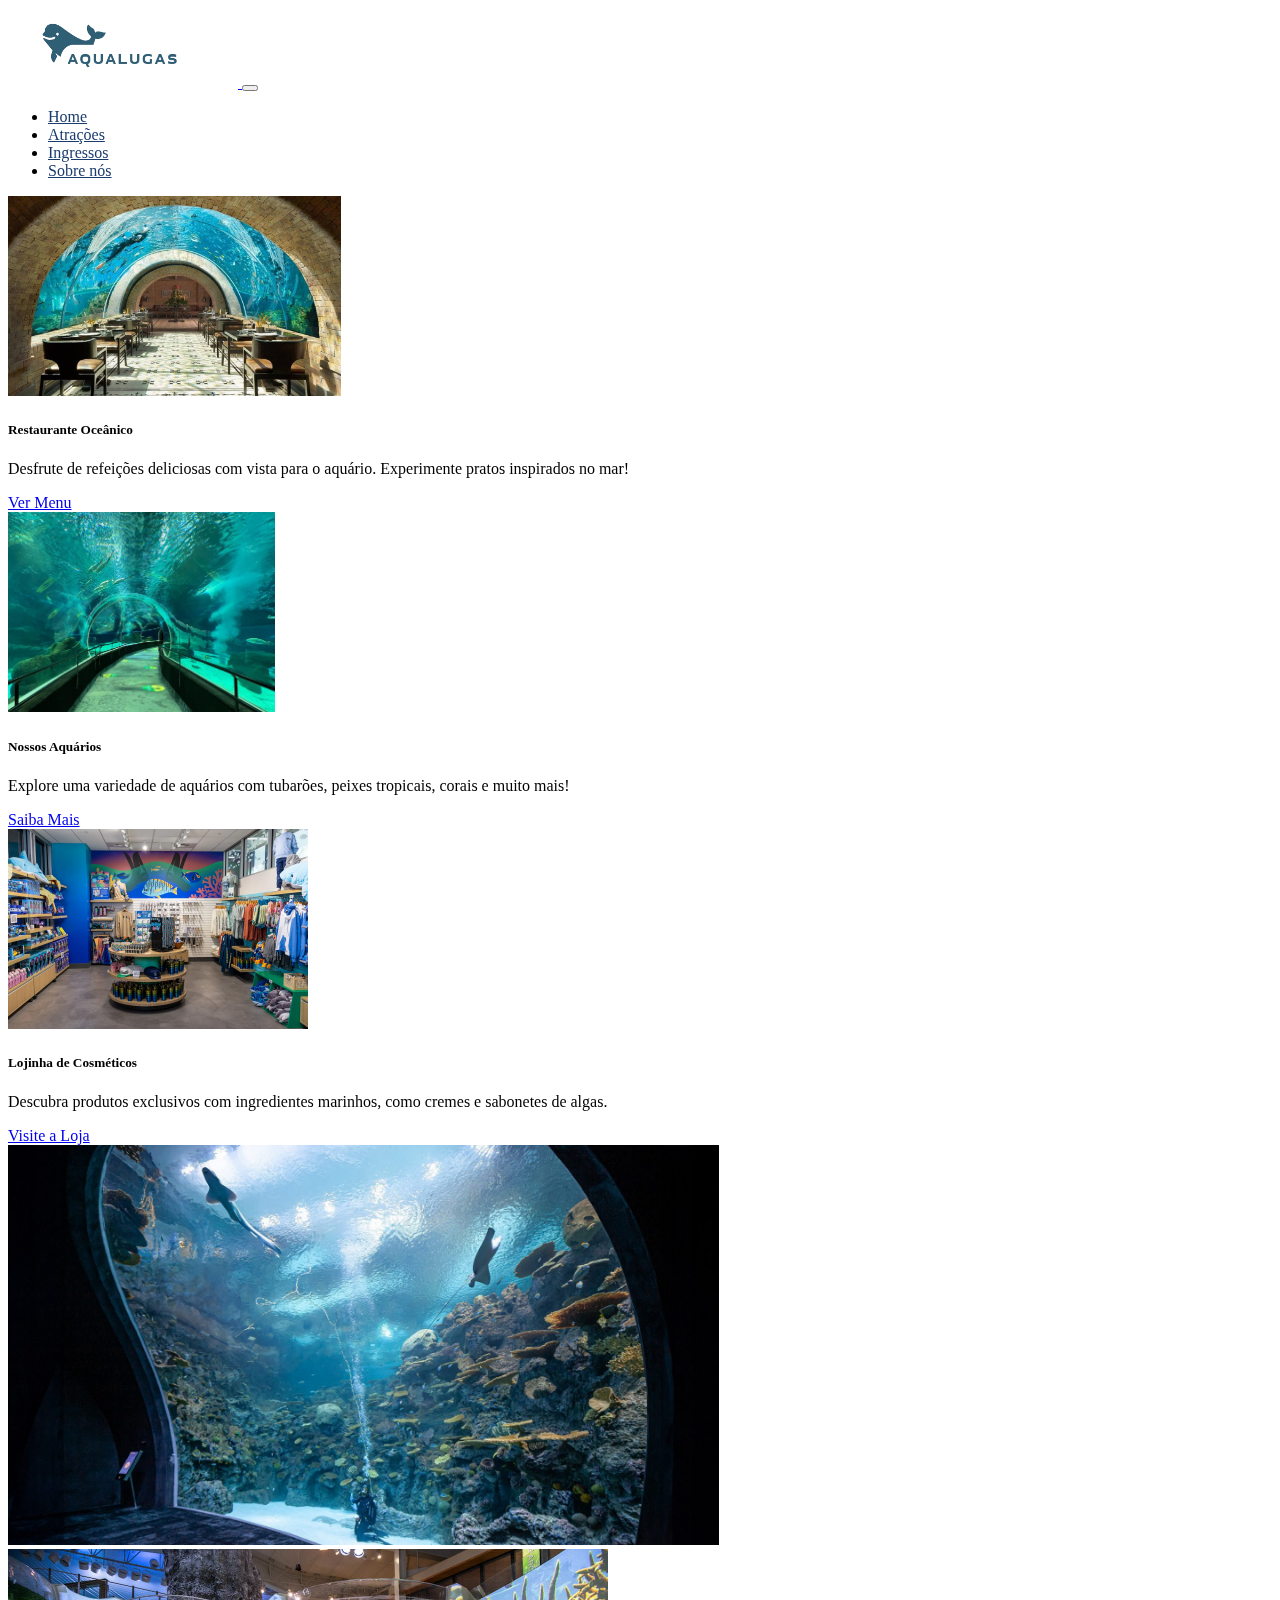
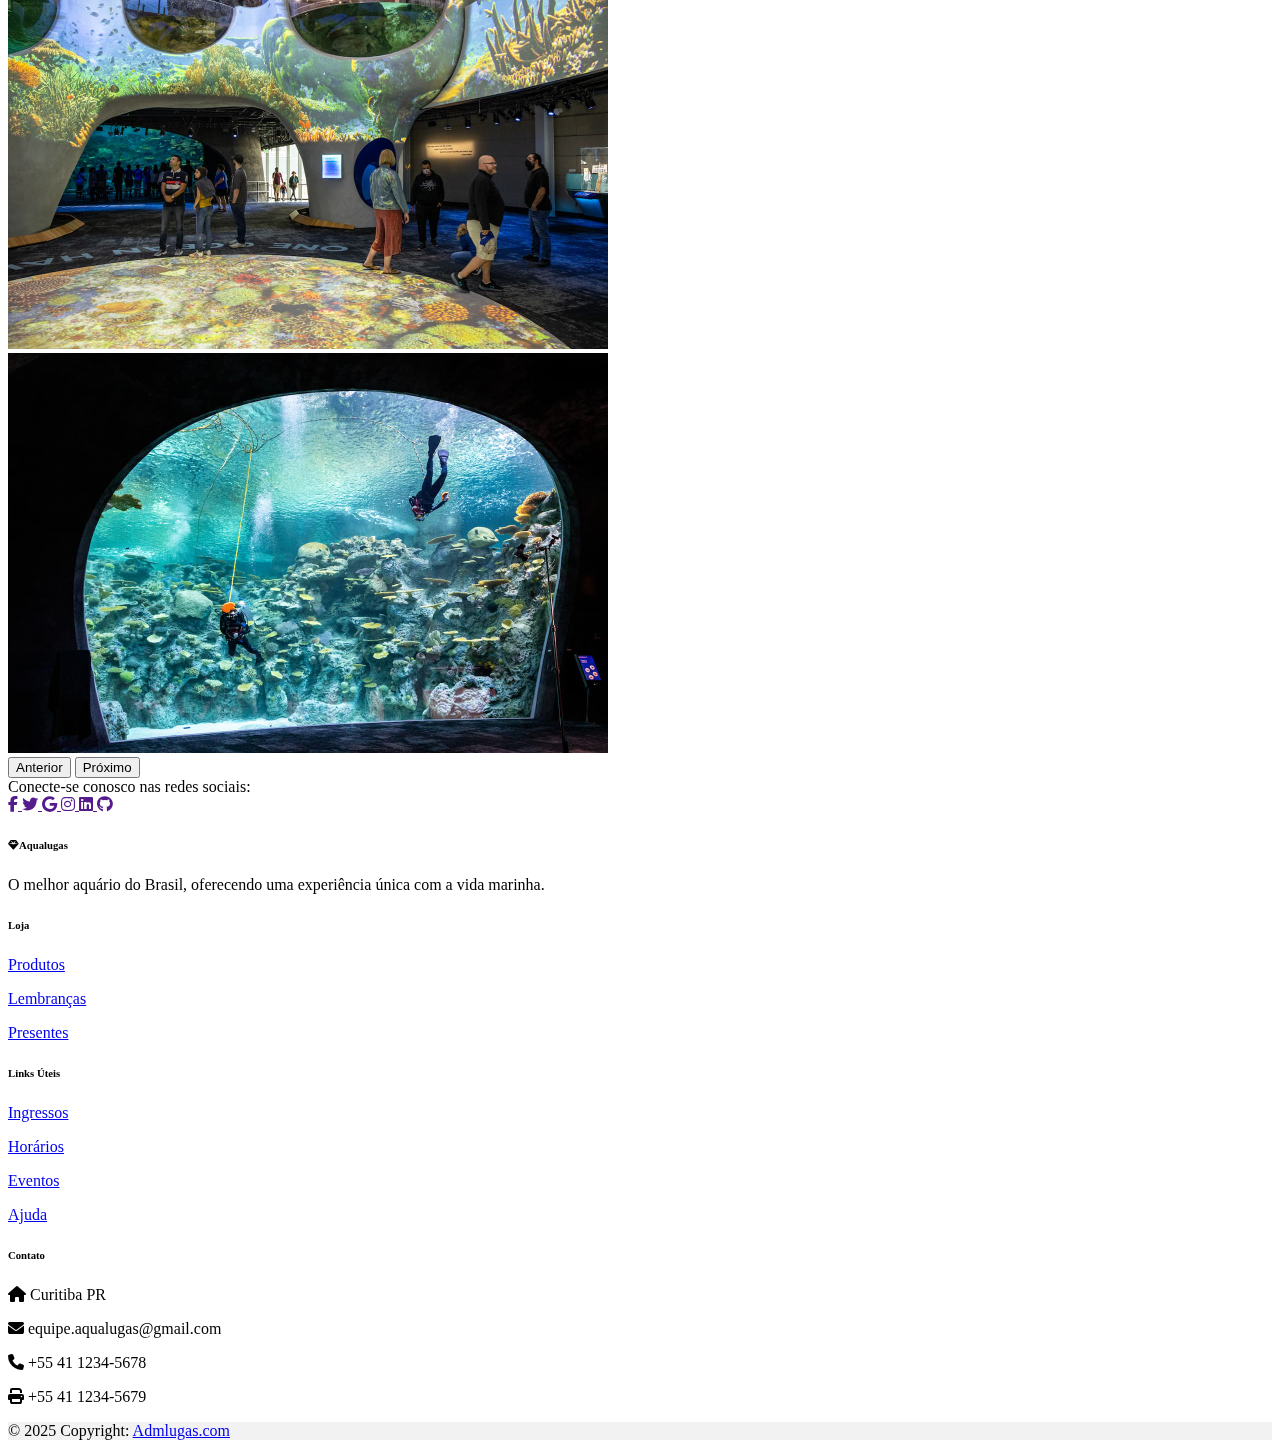
<file: index.html>
<!DOCTYPE html>
<html lang="pt-br">
<head>
    <meta charset="UTF-8">
    <meta name="viewport" content="width=device-width, initial-scale=1.0">
    <title>AquaLugas</title>
    <link rel="stylesheet" href="style.css">
   <link rel="stylesheet" href="https://cdnjs.cloudflare.com/ajax/libs/font-awesome/6.4.0/css/all.min.css">
    <link href="https://cdn.jsdelivr.net/npm/bootstrap@5.3.8/dist/css/bootstrap.min.css" rel="stylesheet" integrity="sha384-sRIl4kxILFvY47J16cr9ZwB07vP4J8+LH7qKQnuqkuIAvNWLzeN8tE5YBujZqJLB" crossorigin="anonymous">
</head>
<body>
    <nav class="navbar navbar-expand-lg bg-white">
        <div class="container-fluid">
            <a class="navbar-brand" href="index.html">
                <img src="assets/aquarium-logo.png" class="logo" width="230" height="80" alt="Aquário Marinho Logo">
            </a>
            <button class="navbar-toggler" type="button" data-bs-toggle="collapse" data-bs-target="#navbarNav" aria-controls="navbarNav" aria-expanded="false" aria-label="Toggle navigation">
                <span class="navbar-toggler-icon"></span>
            </button>
            <div class="collapse navbar-collapse" id="navbarNav">
                <ul class="navbar-nav mx-auto gap-5">
                    <li class="nav-item">
                        <a class="nav-link active" aria-current="page" href="#">Home</a>
                    </li>   
                    <li class="nav-item">
                        <a class="nav-link" href="GIOVANE/index.html">Atrações</a>
                    </li>
                    <li class="nav-item">
                        <a class="nav-link" href="BRYAN/ingressos.html">Ingressos</a>
                    </li>
                    <li class="nav-item">
                        <a class="nav-link" href="ANTONIO/index.html">Sobre nós</a>
                    </li>
                </ul>
            </div>
        </div>
    </nav>

    <div class="container my-5">
        <div class="row justify-content-center">

            <div class="col-md-4 mb-4">
                <div class="card bg-light bg-opacity-75 border-0 rounded-3 shadow">
                    <img src="assets/restaurante.jpg" class="card-img-top rounded-top-3" alt="Restaurante Oceânico">
                    <div class="card-body">
                        <h5 class="card-title text-primary">Restaurante Oceânico</h5>
                        <p class="card-text">Desfrute de refeições deliciosas com vista para o aquário. Experimente pratos inspirados no mar!</p>
                        <a href="#" class="btn btn-primary">Ver Menu</a>
                    </div>
                </div>
            </div>
            <div class="col-md-4 mb-4">
                <div class="card bg-light bg-opacity-75 border-0 rounded-3 shadow">
                    <img src="assets/aquarios.jpg" class="card-img-top rounded-top-3" alt="Exibição de Aquários">
                    <div class="card-body">
                        <h5 class="card-title text-primary">Nossos Aquários</h5>
                        <p class="card-text">Explore uma variedade de aquários com tubarões, peixes tropicais, corais e muito mais!</p>
                        <a href="#" class="btn btn-primary">Saiba Mais</a>
                    </div>
                </div>
            </div>
            <div class="col-md-4 mb-4">
                <div class="card bg-light bg-opacity-75 border-0 rounded-3 shadow">
                    <img src="assets/lojinha.webp" class="card-img-top rounded-top-3" alt="Lojinha de Cosméticos">
                    <div class="card-body">
                        <h5 class="card-title text-primary">Lojinha de Cosméticos</h5>
                        <p class="card-text">Descubra produtos exclusivos com ingredientes marinhos, como cremes e sabonetes de algas.</p>
                        <a href="#" class="btn btn-primary">Visite a Loja</a>
                    </div>
                </div>
            </div>
        </div>
    </div>

<div id="carouselExampleAutoplaying" class="carousel slide my-5 w-75 mx-auto" data-bs-ride="carousel">
  <div class="carousel-inner rounded-4 shadow">
    <div class="carousel-item active">
      <img src="assets/Ocean-Pavilion-Inside3_1600x900.jpg" class="d-block w-100 object-fit-cover" style="height: 400px;" alt="Aquário">
    </div>
    <div class="carousel-item">
      <img src="assets/OP-One-Ocean-Hall.jpg" class="d-block w-100 object-fit-cover" style="height: 400px;" alt="Aquários">
    </div>
    <div class="carousel-item">
      <img src="assets/building-a-reef-1.jpg" class="d-block w-100 object-fit-cover" style="height: 400px;" alt="Restaurante">
    </div>
  </div>

  <button class="carousel-control-prev" type="button" data-bs-target="#carouselExampleAutoplaying" data-bs-slide="prev">
    <span class="carousel-control-prev-icon" aria-hidden="true"></span>
    <span class="visually-hidden">Anterior</span>
  </button>
  <button class="carousel-control-next" type="button" data-bs-target="#carouselExampleAutoplaying" data-bs-slide="next">
    <span class="carousel-control-next-icon" aria-hidden="true"></span>
    <span class="visually-hidden">Próximo</span>
  </button>
</div>


    <video autoplay muted loop class="video-background">
        <source src="https://res.cloudinary.com/dc8deo9mq/video/upload/v1760617368/background_zxlzxb.mp4" type="video/mp4">
        Seu navegador não suporta vídeos.
    </video>

       <footer class="text-center text-lg-start bg-body-tertiary text-muted">
        <!-- Section: Social media -->
        <section class="d-flex justify-content-center justify-content-lg-between p-4 border-bottom">
            <!-- Left -->
            <div class="me-5 d-none d-lg-block">
                <span>Conecte-se conosco nas redes sociais:</span>
            </div>
            <!-- Left -->
        
            <!-- Right -->
            <div>
                <a href="" class="me-4 text-reset">
                    <i class="fab fa-facebook-f"></i>
                </a>
                <a href="" class="me-4 text-reset">
                    <i class="fab fa-twitter"></i>
                </a>
                <a href="" class="me-4 text-reset">
                    <i class="fab fa-google"></i>
                </a>
                <a href="" class="me-4 text-reset">
                    <i class="fab fa-instagram"></i>
                </a>
                <a href="" class="me-4 text-reset">
                    <i class="fab fa-linkedin"></i>
                </a>
                <a href="" class="me-4 text-reset">
                    <i class="fab fa-github"></i>
                </a>
            </div>
        </section>
        <section class="">
            <div class="container text-center text-md-start mt-5">
                <div class="row mt-3">
                    <div class="col-md-3 col-lg-4 col-xl-3 mx-auto mb-4">
                        <h6 class="text-uppercase fw-bold mb-4">
                            <i class="fas fa-gem me-3"></i>Aqualugas
                        </h6>
                        <p>
                            O melhor aquário do Brasil, oferecendo uma experiência única com a vida marinha.
                        </p>
                    </div>
                    <div class="col-md-2 col-lg-2 col-xl-2 mx-auto mb-4">
                        <h6 class="text-uppercase fw-bold mb-4">
                            Loja
                        </h6>
                        <p>
                            <a href="#!" class="text-reset">Produtos</a>
                        </p>
                        <p>
                            <a href="#!" class="text-reset">Lembranças</a>
                        </p>
                        <p>
                            <a href="#!" class="text-reset">Presentes</a>
                        </p>
                    </div>
                    <div class="col-md-3 col-lg-2 col-xl-2 mx-auto mb-4">
                        <h6 class="text-uppercase fw-bold mb-4">
                            Links Úteis
                        </h6>
                        <p>
                            <a href="#!" class="text-reset">Ingressos</a>
                        </p>
                        <p>
                            <a href="#!" class="text-reset">Horários</a>
                        </p>
                        <p>
                            <a href="#!" class="text-reset">Eventos</a>
                        </p>
                        <p>
                            <a href="#!" class="text-reset">Ajuda</a>
                        </p>
                    </div>
                    <div class="col-md-4 col-lg-3 col-xl-3 mx-auto mb-md-0 mb-4">
                        <h6 class="text-uppercase fw-bold mb-4">Contato</h6>
                        <p><i class="fas fa-home me-3"></i> Curitiba PR</p>
                        <p>
                            <i class="fas fa-envelope me-3"></i>
                            equipe.aqualugas@gmail.com
                        </p>
                        <p><i class="fas fa-phone me-3"></i> +55 41 1234-5678</p>
                        <p><i class="fas fa-print me-3"></i> +55 41 1234-5679</p>
                    </div>
                </div>
            </div>
        </section>
        <div class="text-center p-4" style="background-color: rgba(0, 0, 0, 0.05);">
            © 2025 Copyright:
            <a class="text-reset fw-bold" href="https://mdbootstrap.com/">Admlugas.com</a>
        </div>
    </footer>

    <script src="https://cdn.jsdelivr.net/npm/bootstrap@5.3.8/dist/js/bootstrap.bundle.min.js" integrity="sha384-FKyoEForCGlyvwx9Hj09JcYn3nv7wiPVlz7YYwJrWVcXK/BmnVDxM+D2scQbITxI" crossorigin="anonymous"></script>
</body>
</html>
</file>
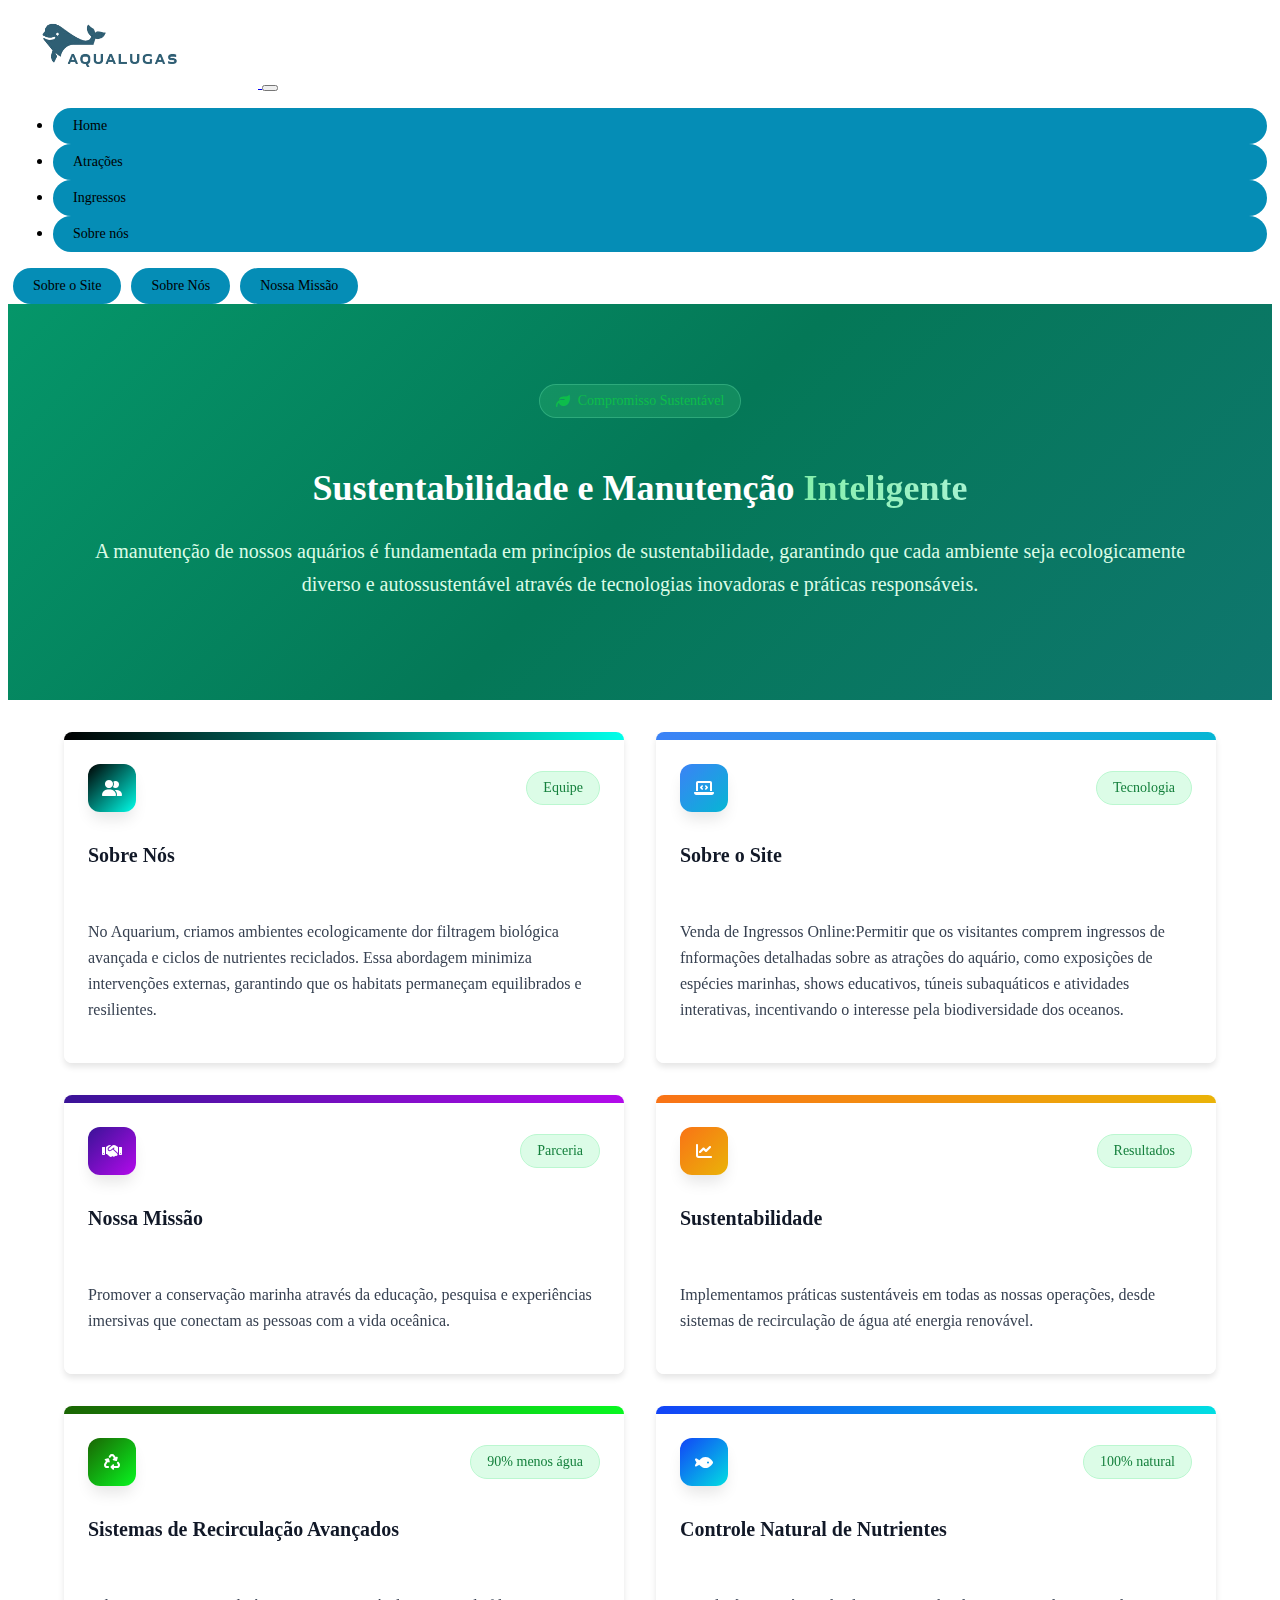
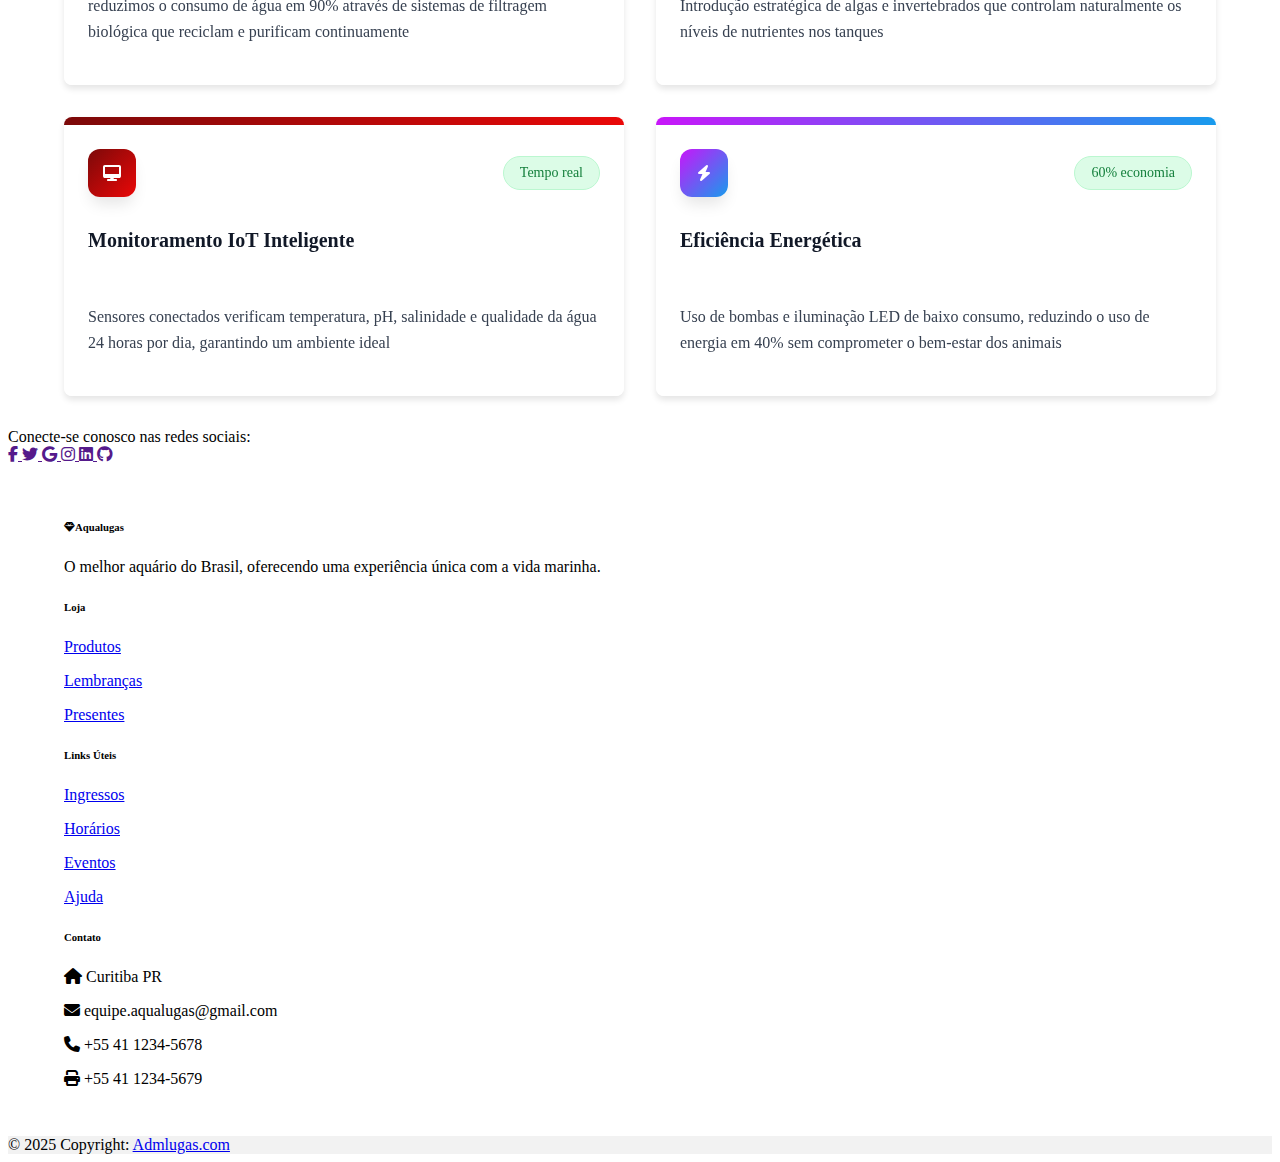
<file: ANTONIO/index.html>
<html lang="pt-BR">
<head>
    <meta charset="UTF-8">
    <meta name="viewport" content="width=device-width, initial-scale=1.0">
    <link rel="stylesheet" href="inf.css">
    <script defer src="./script.js"></script>
    <link href="https://cdn.jsdelivr.net/npm/bootstrap@5.3.8/dist/css/bootstrap.min.css" rel="stylesheet" integrity="sha384-sRIl4kxILFvY47J16cr9ZwB07vP4J8+LH7qKQnuqkuIAvNWLzeN8tE5YBujZqJLB" crossorigin="anonymous">
    <link rel="stylesheet" href="https://cdnjs.cloudflare.com/ajax/libs/font-awesome/6.4.0/css/all.min.css">
    <title>referências</title>
</head>
<body>
    <nav class="navbar navbar-expand-lg bg-white">
        <div class="container-fluid">
            <a class="navbar-brand" href="index.html">
                <img src="../assets/aquarium-logo.png" class="logo" width="230" height="80" alt="Aquário Marinho Logo">
            </a>
            <button class="navbar-toggler" type="button" data-bs-toggle="collapse" data-bs-target="#navbarNav" aria-controls="navbarNav" aria-expanded="false" aria-label="Toggle navigation">
                <span class="navbar-toggler-icon"></span>
            </button>
            <div class="collapse navbar-collapse" id="navbarNav">
                <ul class="navbar-nav mx-auto gap-5">
                    <li class="nav-item">
                        <a class="nav-link active" aria-current="page" href="../index.html">Home</a>
                    </li>   
                    <li class="nav-item">
                        <a class="nav-link" href="../GIOVANE/index.html">Atrações</a>
                    </li>
                    <li class="nav-item">
                        <a class="nav-link" href="../BRYAN/ingressos.html">Ingressos</a>
                    </li>
                    <li class="nav-item">
                        <a class="nav-link" href="../ANTONIO/index.html">Sobre nós</a>
                    </li>
                </ul>
            </div>
        </div>
    </nav>

 <nav class="navbar">
        <div class="nav-container">
            <ul class="nav-menu">
                <li class="nav-item">
                    <a  class="nav-link">Sobre o Site</a>
                </li>
                <li class="nav-item">
                    <a  class="nav-link">Sobre Nós</a>
                </li>
                <li class="nav-item">
                    <a  class="nav-link">Nossa Missão</a>
                </li>
            </ul>
        </div>
    </nav>

   <!-- Mantenha todo o início do HTML igual até a seção hero -->

<!-- Hero Section -->
<section class="hero-section">
    <div class="container-grande centralizado">
        <div class="texto-centralizado">
            <div class="etiqueta verde-claro">
                <i class="fas fa-leaf espaco-direita"></i>
                Compromisso Sustentável
            </div>
            
            <h1 class="titulo-grande titulo-destaque">
                Sustentabilidade e Manutenção 
                <span class="texto-gradiente"> Inteligente</span>
            </h1>
            
            <p class="texto-medio texto-verde-claro">
                A manutenção de nossos aquários é fundamentada em princípios de sustentabilidade, garantindo que cada ambiente 
                seja ecologicamente diverso e autossustentável através de tecnologias inovadoras e práticas responsáveis.
            </p>
        </div>
    </div>
</section>


<div class="container" id="interface-container">
 <!-- Container onde os cards do JSON serão inseridos -->   
</div>




     <footer class="text-center text-lg-start bg-body-tertiary text-muted">
        <!-- Section: Social media -->
        <section class="d-flex justify-content-center justify-content-lg-between p-4 border-bottom">
            <!-- Left -->
            <div class="me-5 d-none d-lg-block">
                <span>Conecte-se conosco nas redes sociais:</span>
            </div>
            <!-- Left -->
        
            <!-- Right -->
            <div>
                <a href="" class="me-4 text-reset">
                    <i class="fab fa-facebook-f"></i>
                </a>
                <a href="" class="me-4 text-reset">
                    <i class="fab fa-twitter"></i>
                </a>
                <a href="" class="me-4 text-reset">
                    <i class="fab fa-google"></i>
                </a>
                <a href="" class="me-4 text-reset">
                    <i class="fab fa-instagram"></i>
                </a>
                <a href="" class="me-4 text-reset">
                    <i class="fab fa-linkedin"></i>
                </a>
                <a href="" class="me-4 text-reset">
                    <i class="fab fa-github"></i>
                </a>
            </div>
        </section>
        <section class="">
            <div class="container text-center text-md-start mt-5">
                <div class="row mt-3">
                    <div class="col-md-3 col-lg-4 col-xl-3 mx-auto mb-4">
                        <h6 class="text-uppercase fw-bold mb-4">
                            <i class="fas fa-gem me-3"></i>Aqualugas
                        </h6>
                        <p>
                            O melhor aquário do Brasil, oferecendo uma experiência única com a vida marinha.
                        </p>
                    </div>
                    <div class="col-md-2 col-lg-2 col-xl-2 mx-auto mb-4">
                        <h6 class="text-uppercase fw-bold mb-4">
                            Loja
                        </h6>
                        <p>
                            <a href="#!" class="text-reset">Produtos</a>
                        </p>
                        <p>
                            <a href="#!" class="text-reset">Lembranças</a>
                        </p>
                        <p>
                            <a href="#!" class="text-reset">Presentes</a>
                        </p>
                    </div>
                    <div class="col-md-3 col-lg-2 col-xl-2 mx-auto mb-4">
                        <h6 class="text-uppercase fw-bold mb-4">
                            Links Úteis
                        </h6>
                        <p>
                            <a href="#!" class="text-reset">Ingressos</a>
                        </p>
                        <p>
                            <a href="#!" class="text-reset">Horários</a>
                        </p>
                        <p>
                            <a href="#!" class="text-reset">Eventos</a>
                        </p>
                        <p>
                            <a href="#!" class="text-reset">Ajuda</a>
                        </p>
                    </div>
                    <div class="col-md-4 col-lg-3 col-xl-3 mx-auto mb-md-0 mb-4">
                        <h6 class="text-uppercase fw-bold mb-4">Contato</h6>
                        <p><i class="fas fa-home me-3"></i> Curitiba PR</p>
                        <p>
                            <i class="fas fa-envelope me-3"></i>
                            equipe.aqualugas@gmail.com
                        </p>
                        <p><i class="fas fa-phone me-3"></i> +55 41 1234-5678</p>
                        <p><i class="fas fa-print me-3"></i> +55 41 1234-5679</p>
                    </div>
                </div>
            </div>
        </section>
        <div class="text-center p-4" style="background-color: rgba(0, 0, 0, 0.05);">
            © 2025 Copyright:
            <a class="text-reset fw-bold" href="https://mdbootstrap.com/">Admlugas.com</a>
        </div>
    </footer>


    <script src="https://cdn.jsdelivr.net/npm/bootstrap@5.3.8/dist/js/bootstrap.bundle.min.js" integrity="sha384-FKyoEForCGlyvwx9Hj09JcYn3nv7wiPVlz7YYwJrWVcXK/BmnVDxM+D2scQbITxI" crossorigin="anonymous"></script>
</body>
</html>
</file>
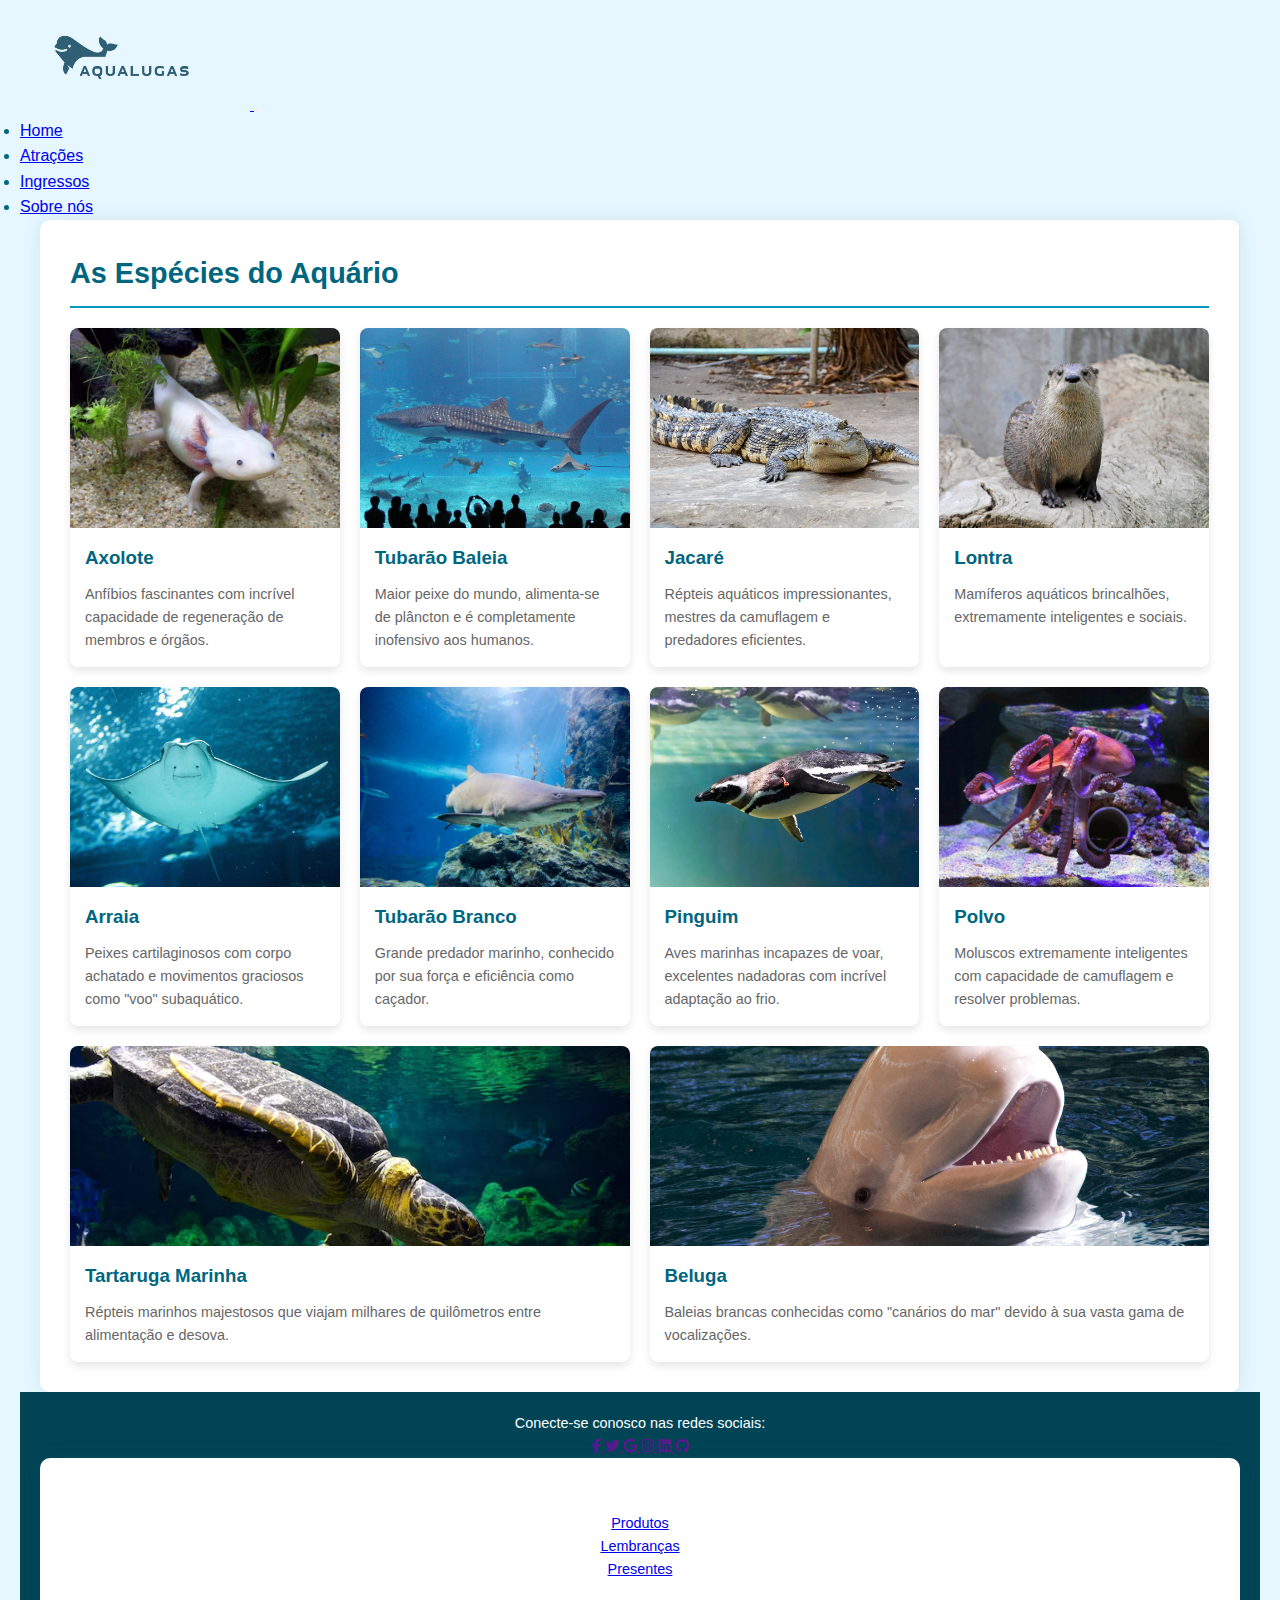
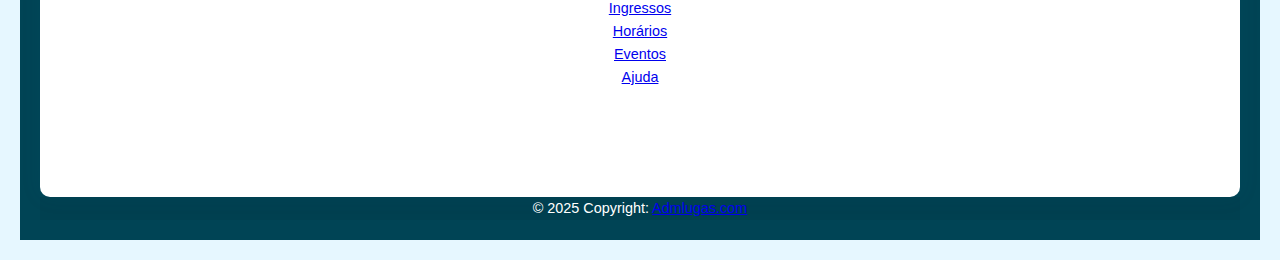
<file: GIOVANE/index.html>
<!DOCTYPE html>
<html lang="pt-br">
<head>
    <meta charset="UTF-8">
    <meta name="viewport" content="width=device-width, initial-scale=1.0">
    <title>AquaLugas</title>
    <link rel="stylesheet" href="style.css">
    <link href="https://cdn.jsdelivr.net/npm/bootstrap@5.3.8/dist/css/bootstrap.min.css" rel="stylesheet" integrity="sha384-sRIl4kxILFvY47J16cr9ZwB07vP4J8+LH7qKQnuqkuIAvNWLzeN8tE5YBujZqJLB" crossorigin="anonymous">
    <link rel="stylesheet" href="https://cdnjs.cloudflare.com/ajax/libs/font-awesome/6.4.0/css/all.min.css">
</head>
<body>
    <nav class="navbar navbar-expand-lg bg-white">
        <div class="container-fluid">
            <a class="navbar-brand" href="index.html">
                <img src="../assets/aquarium-logo.png" class="logo" width="230" height="80" alt="Aquário Marinho Logo">
            </a>
            <button class="navbar-toggler" type="button" data-bs-toggle="collapse" data-bs-target="#navbarNav" aria-controls="navbarNav" aria-expanded="false" aria-label="Toggle navigation">
                <span class="navbar-toggler-icon"></span>
            </button>
            <div class="collapse navbar-collapse" id="navbarNav">
                <ul class="navbar-nav mx-auto gap-5">
                    <li class="nav-item">
                        <a class="nav-link active" aria-current="page" href="../index.html">Home</a>
                    </li>   
                    <li class="nav-item">
                        <a class="nav-link" href="../GIOVANE/index.html">Atrações</a>
                    </li>
                    <li class="nav-item">
                        <a class="nav-link" href="../BRYAN/ingressos.html">Ingressos</a>
                    </li>
                    <li class="nav-item">
                        <a class="nav-link" href="../ANTONIO/index.html">Sobre nós</a>
                    </li>
                </ul>
            </div>
        </div>
    </nav>

    <div class="container">
        <div class="main-content">
            <div class="content">
                <h2>As Espécies do Aquário</h2>
                
                <div class="aquarium-display">
                    <div class="fish-card">
                        <div class="fish-image">
                            <img src="assets/axalote.jpg" alt="Axolote">
                        </div>
                        <div class="fish-info">
                            <h3>Axolote</h3>
                            <p>Anfíbios fascinantes com incrível capacidade de regeneração de membros e órgãos.</p>
                        </div>
                    </div>
                    
                    <div class="fish-card">
                        <div class="fish-image">
                            <img src="assets/tubaraobaleia.jpg" alt="Tubarão Baleia">
                        </div>
                        <div class="fish-info">
                            <h3>Tubarão Baleia</h3>
                            <p>Maior peixe do mundo, alimenta-se de plâncton e é completamente inofensivo aos humanos.</p>
                        </div>
                    </div>
                    
                    <div class="fish-card">
                        <div class="fish-image">
                            <img src="assets/jacare.jpg" alt="Jacaré">
                        </div>
                        <div class="fish-info">
                            <h3>Jacaré</h3>
                            <p>Répteis aquáticos impressionantes, mestres da camuflagem e predadores eficientes.</p>
                        </div>
                    </div>
                    
                    <div class="fish-card">
                        <div class="fish-image">
                            <img src="assets/lontra.png" alt="Lontra">
                        </div>
                        <div class="fish-info">
                            <h3>Lontra</h3>
                            <p>Mamíferos aquáticos brincalhões, extremamente inteligentes e sociais.</p>
                        </div>
                    </div>
                    
                    <div class="fish-card">
                        <div class="fish-image">
                            <img src="assets/peixe arraia.jpg" alt="Arraia">
                        </div>
                        <div class="fish-info">
                            <h3>Arraia</h3>
                            <p>Peixes cartilaginosos com corpo achatado e movimentos graciosos como "voo" subaquático.</p>
                        </div>
                    </div>
                    
                    <div class="fish-card">
                        <div class="fish-image">
                            <img src="assets/tubaraobranco.jpg" alt="Tubarão Branco">
                        </div>
                        <div class="fish-info">
                            <h3>Tubarão Branco</h3>
                            <p>Grande predador marinho, conhecido por sua força e eficiência como caçador.</p>
                        </div>
                    </div>
                    
                    <div class="fish-card">
                        <div class="fish-image">
                            <img src="assets/pinguim.jpg" alt="Pinguim">
                        </div>
                        <div class="fish-info">
                            <h3>Pinguim</h3>
                            <p>Aves marinhas incapazes de voar, excelentes nadadoras com incrível adaptação ao frio.</p>
                        </div>
                    </div>
                    
                    <div class="fish-card">
                        <div class="fish-image">
                            <img src="assets/polvo.png" alt="Polvo">
                        </div>
                        <div class="fish-info">
                            <h3>Polvo</h3>
                            <p>Moluscos extremamente inteligentes com capacidade de camuflagem e resolver problemas.</p>
                        </div>
                    </div>
                    
                    <div class="fish-card">
                        <div class="fish-image">
                            <img src="assets/tartaruga-marinha.jpg" alt="Tartaruga Marinha">
                        </div>
                        <div class="fish-info">
                            <h3>Tartaruga Marinha</h3>
                            <p>Répteis marinhos majestosos que viajam milhares de quilômetros entre alimentação e desova.</p>
                        </div>
                    </div>
                    
                    <div class="fish-card">
                        <div class="fish-image">
                            <img src="assets/beluga.jpg" alt="Beluga">
                        </div>
                        <div class="fish-info">
                            <h3>Beluga</h3>
                            <p>Baleias brancas conhecidas como "canários do mar" devido à sua vasta gama de vocalizações.</p>
                        </div>
                    </div>
                </div>
            </div>     
        </div>
    </div>

    <!-- Footer -->
    <footer class="text-center text-lg-start bg-body-tertiary text-muted">
        <!-- Section: Social media -->
        <section class="d-flex justify-content-center justify-content-lg-between p-4 border-bottom">
            <!-- Left -->
            <div class="me-5 d-none d-lg-block">
                <span>Conecte-se conosco nas redes sociais:</span>
            </div>
            <!-- Left -->
        
            <!-- Right -->
            <div>
                <a href="" class="me-4 text-reset">
                    <i class="fab fa-facebook-f"></i>
                </a>
                <a href="" class="me-4 text-reset">
                    <i class="fab fa-twitter"></i>
                </a>
                <a href="" class="me-4 text-reset">
                    <i class="fab fa-google"></i>
                </a>
                <a href="" class="me-4 text-reset">
                    <i class="fab fa-instagram"></i>
                </a>
                <a href="" class="me-4 text-reset">
                    <i class="fab fa-linkedin"></i>
                </a>
                <a href="" class="me-4 text-reset">
                    <i class="fab fa-github"></i>
                </a>
            </div>
        </section>
        <section class="">
            <div class="container text-center text-md-start mt-5">
                <div class="row mt-3">
                    <div class="col-md-3 col-lg-4 col-xl-3 mx-auto mb-4">
                        <h6 class="text-uppercase fw-bold mb-4">
                            <i class="fas fa-gem me-3"></i>Aqualugas
                        </h6>
                        <p>
                            O melhor aquário do Brasil, oferecendo uma experiência única com a vida marinha.
                        </p>
                    </div>
                    <div class="col-md-2 col-lg-2 col-xl-2 mx-auto mb-4">
                        <h6 class="text-uppercase fw-bold mb-4">
                            Loja
                        </h6>
                        <p>
                            <a href="#!" class="text-reset">Produtos</a>
                        </p>
                        <p>
                            <a href="#!" class="text-reset">Lembranças</a>
                        </p>
                        <p>
                            <a href="#!" class="text-reset">Presentes</a>
                        </p>
                    </div>
                    <div class="col-md-3 col-lg-2 col-xl-2 mx-auto mb-4">
                        <h6 class="text-uppercase fw-bold mb-4">
                            Links Úteis
                        </h6>
                        <p>
                            <a href="#!" class="text-reset">Ingressos</a>
                        </p>
                        <p>
                            <a href="#!" class="text-reset">Horários</a>
                        </p>
                        <p>
                            <a href="#!" class="text-reset">Eventos</a>
                        </p>
                        <p>
                            <a href="#!" class="text-reset">Ajuda</a>
                        </p>
                    </div>
                    <div class="col-md-4 col-lg-3 col-xl-3 mx-auto mb-md-0 mb-4">
                        <h6 class="text-uppercase fw-bold mb-4">Contato</h6>
                        <p><i class="fas fa-home me-3"></i> Curitiba PR</p>
                        <p>
                            <i class="fas fa-envelope me-3"></i>
                            equipe.aqualugas@gmail.com
                        </p>
                        <p><i class="fas fa-phone me-3"></i> +55 41 1234-5678</p>
                        <p><i class="fas fa-print me-3"></i> +55 41 1234-5679</p>
                    </div>
                </div>
            </div>
        </section>
        <div class="text-center p-4" style="background-color: rgba(0, 0, 0, 0.05);">
            © 2025 Copyright:
            <a class="text-reset fw-bold" href="https://mdbootstrap.com/">Admlugas.com</a>
        </div>
    </footer>

    <script src="https://cdn.jsdelivr.net/npm/bootstrap@5.3.8/dist/js/bootstrap.bundle.min.js" integrity="sha384-FKyoEForCGlyvwx9Hj09JcYn3nv7wiPVlz7YYwJrWVcXK/BmnVDxM+D2scQbITxI" crossorigin="anonymous"></script>
</body>
</html>
</file>
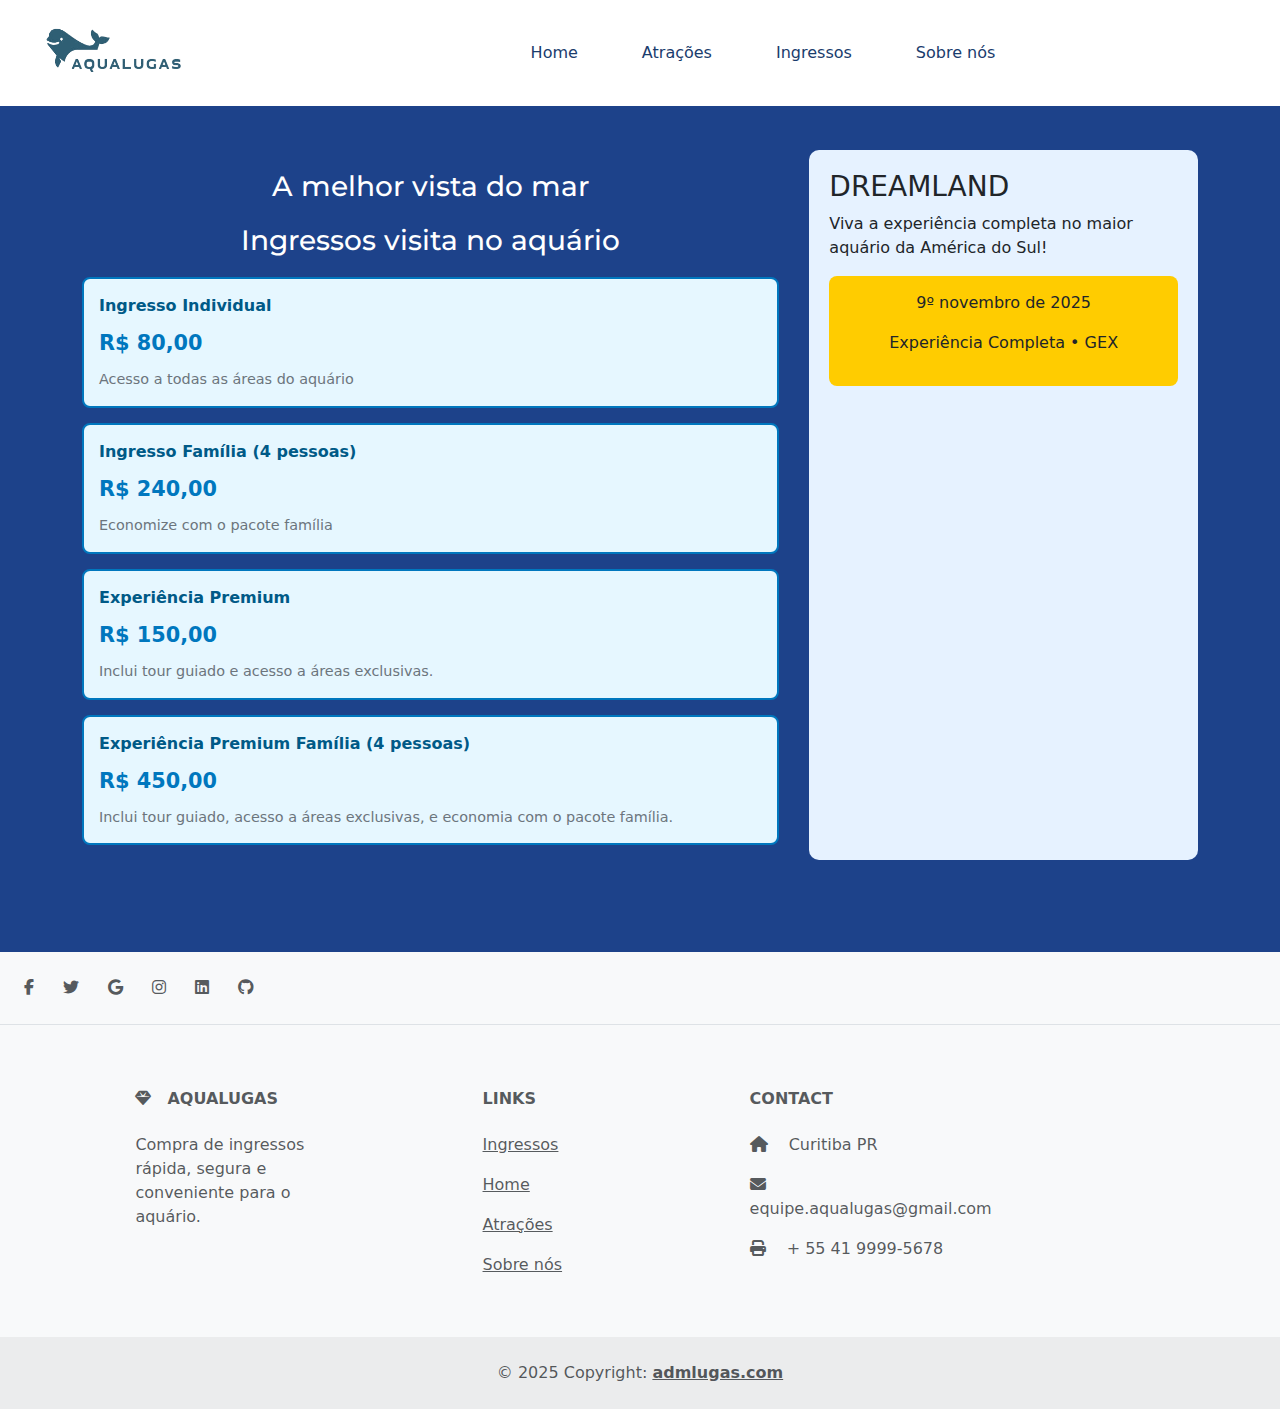
<file: BRYAN/ingressos.html>
<!DOCTYPE html>
<html lang="pt-BR">
<head>
    <meta charset="UTF-8">
    <meta name="viewport" content="width=device-width, initial-scale=1.0">
    <title>Aqualugas - Ingressos</title>
    <link rel="stylesheet" href="ingressos.css">
    <link href="https://cdn.jsdelivr.net/npm/bootstrap@5.3.8/dist/css/bootstrap.min.css" rel="stylesheet">
    <link href="https://fonts.googleapis.com/css2?family=Montserrat:ital,wght@0,100..900;1,100..900&family=Raleway:ital,wght@0,100..900;1,100..900&display=swap" rel="stylesheet">
    <link rel="stylesheet" href="https://cdnjs.cloudflare.com/ajax/libs/font-awesome/6.4.0/css/all.min.css">
</head>
<body>
    <nav class="navbar navbar-expand-lg bg-white">
        <div class="container-fluid">
            <a class="navbar-brand" href="#">
                <img src="assets/aquarium-logo.png" class="logo" width="230" height="80" alt="Logo">
            </a>
            <button class="navbar-toggler" type="button" data-bs-toggle="collapse" data-bs-target="#navbarNav">
                <span class="navbar-toggler-icon"></span>
            </button>
            <div class="collapse navbar-collapse" id="navbarNav">
                <ul class="navbar-nav mx-auto gap-5">
                    <li class="nav-item"><a class="nav-link active" href="../index.html">Home</a></li>
                    <li class="nav-item"><a class="nav-link" href="../GIOVANE/index.html">Atrações</a></li>
                    <li class="nav-item"><a class="nav-link" href="../BRYAN/ingressos.html">Ingressos</a></li>
                    <li class="nav-item"><a class="nav-link" href="../ANTONIO/index.html">Sobre nós</a></li>
                </ul>
            </div>
        </div>
    </nav>

    <br>

    <div class="container">
        <div class="main-content">
            <h3>A melhor vista do mar</h3>
            
            <div class="ticket-section">
                <h3>Ingressos visita no aquário</h3>
                
                <div class="ticket-option" onclick="selectTicket(this, 'individual')">
                    <div class="ticket-title">Ingresso Individual</div>
                    <div class="ticket-price">R$ 80,00</div>
                    <div class="ticket-desc">Acesso a todas as áreas do aquário</div>
                </div>
                
                <div class="ticket-option" onclick="selectTicket(this, 'familia')">
                    <div class="ticket-title">Ingresso Família (4 pessoas)</div>
                    <div class="ticket-price">R$ 240,00</div>
                    <div class="ticket-desc">Economize com o pacote família</div>
                </div>
                
                <div class="ticket-option" onclick="selectTicket(this, 'premium')">
                    <div class="ticket-title">Experiência Premium</div>
                    <div class="ticket-price">R$ 150,00</div>
                    <div class="ticket-desc">Inclui tour guiado e acesso a áreas exclusivas.</div>
                </div>

                <div class="ticket-option" onclick="selectTicket(this, 'premium-familia')">
                    <div class="ticket-title">Experiência Premium Família (4 pessoas)</div>
                    <div class="ticket-price">R$ 450,00</div>
                    <div class="ticket-desc">Inclui tour guiado, acesso a áreas exclusivas, e economia com o pacote família.</div>
                </div> 
            </div>
        </div>

        <div class="sidebar">
            <h3>DREAMLAND</h3>
            <p>Viva a experiência completa no maior aquário da América do Sul!</p>
            <div class="highlight">
                <p>9º novembro de 2025</p>
                <p>Experiência Completa • GEX</p>
            </div>
        </div>
    </div>

    <br><br><br>

    <div class="modal fade" id="myModal" tabindex="-1">
        <div class="modal-dialog modal-lg">
            <div class="modal-content">
                <div class="modal-header">
                    <h5 class="modal-title">Detalhes do Ingresso</h5>
                    <button type="button" class="btn-close" data-bs-dismiss="modal"></button>
                </div>
                <div class="modal-body">
                    <div id="modal-ticket-info" class="mb-4">
                        <h4 id="modal-ticket-title"></h4>
                        <p class="text-success fw-bold fs-5" id="modal-ticket-price"></p>
                        <p id="modal-ticket-desc" class="text-muted"></p>
                    </div>
                    
                    <div class="container-fluid">
                        <div class="row mb-3">
                            <div class="col-md-6">
                                <label for="visit-date" class="form-label">Data da Visita:</label>
                                <input type="date" id="visit-date" class="form-control">
                            </div>
                            <div class="col-md-6">
                                <label for="ticket-quantity" class="form-label">Quantidade:</label>
                                <select id="ticket-quantity" class="form-select">
                                    <option value="1">1 ingresso</option>
                                    <option value="2">2 ingressos</option>
                                    <option value="3">3 ingressos</option>
                                    <option value="4">4 ingressos</option>
                                    <option value="5">5 ingressos</option>
                                </select>
                            </div>
                        </div>
                        
                        <div class="row">
                            <div class="col-12">
                                <div class="alert alert-info">
                                    <small>
                                        <strong>Informações importantes:</strong><br>
                                        - Horário de funcionamento: 9h às 18h<br>
                                        - Crianças até 5 anos não pagam<br>
                                        - Estudantes e idosos têm 50% de desconto (documentação necessária)
                                    </small>
                                </div>
                            </div>
                        </div>
                    </div>
                </div>
                <div class="modal-footer">
                    <button type="button" class="btn btn-secondary" data-bs-dismiss="modal">Cancelar</button>
                    <button type="button" class="btn btn-primary" onclick="finalizarCompra()">Finalizar Compra</button>
                </div>
            </div>
        </div>
    </div>

    <footer class="text-center text-lg-start bg-body-tertiary text-muted">
        <section class="d-flex justify-content-center justify-content-lg-between p-4 border-bottom">
            <div>
                <a href="" class="me-4 text-reset"><i class="fab fa-facebook-f"></i></a>
                <a href="" class="me-4 text-reset"><i class="fab fa-twitter"></i></a>
                <a href="" class="me-4 text-reset"><i class="fab fa-google"></i></a>
                <a href="" class="me-4 text-reset"><i class="fab fa-instagram"></i></a>
                <a href="" class="me-4 text-reset"><i class="fab fa-linkedin"></i></a>
                <a href="" class="me-4 text-reset"><i class="fab fa-github"></i></a>
            </div>
        </section>

        <section class="">
            <div class="container text-center text-md-start mt-5">
                <div class="row mt-3">
                    <div class="col-md-3 col-lg-4 col-xl-3 mx-auto mb-4">
                        <h6 class="text-uppercase fw-bold mb-4"><i class="fas fa-gem me-3"></i>Aqualugas</h6>
                        <p>Compra de ingressos rápida, segura e conveniente para o aquário.</p>
                    </div>

               

                    <div class="col-md-3 col-lg-2 col-xl-2 mx-auto mb-4">
                        <h6 class="text-uppercase fw-bold mb-4">Links</h6>
                        <p><a href="ingressos.html" class="text-reset">Ingressos</a></p>
                        <p><a href="../index.html" class="text-reset">Home</a></p>
                        <p><a href="../GIOVANE/index.html" class="text-reset">Atrações</a></p>
                        <p><a href="../ANTONIO/index.html" class="text-reset">Sobre nós</a></p>
                    </div>

                    <div class="col-md-4 col-lg-3 col-xl-3 mx-auto mb-md-0 mb-4">
                        <h6 class="text-uppercase fw-bold mb-4">Contact</h6>
                        <p><i class="fas fa-home me-3"></i> Curitiba PR</p>
                        <p><i class="fas fa-envelope me-3"></i>equipe.aqualugas@gmail.com</p>
                        <p><i class="fas fa-print me-3"></i> + 55 41 9999-5678</p>
                    </div>
                </div>
            </div>
        </section>

        <div class="text-center p-4" style="background-color: rgba(0, 0, 0, 0.05);">
            © 2025 Copyright: <a class="text-reset fw-bold" href="https://mdbootstrap.com/">admlugas.com</a>
        </div>
    </footer>
    
    <script src="ingressos.js"></script>
    <script src="https://cdn.jsdelivr.net/npm/bootstrap@5.3.8/dist/js/bootstrap.bundle.min.js"></script>
</body>
</html>
</file>
<file: style.css>
.video-background {
    position: fixed;
    right: 0;
    bottom: 0;
    min-width: 100%;
    min-height: 100%;
    z-index: -1;
    object-fit: cover;
}

.card {
    transition: transform 0.3s;
}
.card:hover {
    transform: translateY(-5px);
}
.card-img-top {
    height: 200px;
    object-fit: cover;
}

footer a:hover {
    color: #a3d8f4 !important;
}

.navbar-nav .nav-link {
    color: #1a3c6d !important;
    transition: color 0.3s;
}
.navbar-nav .nav-link:hover {
    color: #a3d8f4 !important;
}
</file>
<file: ANTONIO/inf.css>
html {
    scroll-behavior: smooth;
}

.logo {
    margin-right: 20px;
}

.nav-menu {
    display: flex;
    list-style: none;
    margin: 0px;
    padding: 0;
}

.nav-item {
    margin: 0 5px;
}

.nav-link {
    display: flex;
    align-items: center;
    text-decoration: none;
    color: #000;
    background-color: #058db6;
    padding: 10px 20px;
    border-radius: 18px;
    font-size: 14px;
}

.nav-link:hover {
    background-color: #d36b04;
    transition: 0.5s;
}

/* ===== SEÇÃO HERO ===== */
.hero-section {
    background: linear-gradient(135deg, #059669 0%, #047857 50%, #0f766e 100%);
    color: white;
    padding: 5rem 0;
}

.container-grande {
    max-width: 72rem;
    margin: 0 auto;
    padding: 0 1.5rem;
}

.centralizado {
    margin: 0 auto;
}

.texto-centralizado {
    text-align: center;
}

.etiqueta {
    display: inline-flex;
    align-items: center;
    padding: 0.5rem 1rem;
    border-radius: 9999px;
    font-size: 0.875rem;
    font-weight: 500;
    margin-bottom: 1.5rem;
}

.etiqueta.verde-claro {
    background-color: rgba(74, 222, 128, 0.2);
    color: #0dbd4b;
    border: 1px solid rgba(110, 231, 183, 0.3);
}

.espaco-direita {
    margin-right: 0.5rem;
}

.titulo-grande {
    font-size: 2.25rem;
    font-weight: 700;
    line-height: 1.25;
    margin-bottom: 1.5rem;
}

.titulo-destaque {
    color: white;
}

.texto-gradiente {
    background: linear-gradient(to right, #86efac, #a7f3d0);
    -webkit-background-clip: text;
    background-clip: text;
    color: transparent;
}

.texto-medio {
    font-size: 1.25rem;
    line-height: 1.625;
}

.texto-verde-claro {
    color: #dcfce7;
}

/* ===== CONTAINER DOS CARDS ===== */
.container {
    max-width: 72rem;
    margin: 0 auto;
    padding: 2rem 1.5rem;
    display: grid;
    grid-template-columns: 1fr;
    gap: 2rem;
}

@media (min-width: 1024px) {
    .container {
        grid-template-columns: repeat(2, 1fr);
    }
}

/* ===== CARDS (MESMO ESTILO DOS 4 CARDS ANTIGOS) ===== */
.card {
    border-radius: 0.5rem;
    overflow: hidden;
    transition: all 0.3s;
    background-color: rgba(255, 255, 255, 0.9);
    backdrop-filter: blur(4px);
    box-shadow: 0 4px 6px rgba(0, 0, 0, 0.1);
}

.card:hover {
    transform: translateY(-10px);
    box-shadow: 0 12px 24px rgba(0, 0, 0, 0.2);
}



.card-header {
    padding: 1.5rem 1.5rem 1rem 1.5rem;
}

.linha-superior {
    display: flex;
    align-items: center;
    justify-content: space-between;
    padding-bottom: 1rem;
}

/* Ícones dos cards */
#card-1 .card-icone {
    width: 3rem;
    height: 3rem;
    border-radius: 0.75rem;
    display: flex;
    align-items: center;
    justify-content: center;
    box-shadow: 0 10px 15px -3px rgba(0, 0, 0, 0.1);
    transition: transform 0.3s ease;
    background: linear-gradient(to bottom right, #000000, #00ffea);
}

#card-2 .card-icone {
    width: 3rem;
    height: 3rem;
    border-radius: 0.75rem;
    display: flex;
    align-items: center;
    justify-content: center;
    box-shadow: 0 10px 15px -3px rgba(0, 0, 0, 0.1);
    transition: transform 0.3s ease;
    background: linear-gradient(to bottom right, #3b82f6, #06b6d4);
}

/* Faixa colorida no topo - cores diferentes para cada card */
#card-1 .card-topo {
    height: 0.5rem;
    background: linear-gradient(to right, #000000, #00ffea);
}

#card-2 .card-topo {
    height: 0.5rem;
    background: linear-gradient(to right, #3b82f6, #06b6d4);
}
/* ===== NOVOS CARDS ADICIONADOS ===== */

/* Card 3 - Roxo */
#card-3 .card-topo {
    height: 0.5rem;
    background: linear-gradient(to right, #3a1397, #b30aeb);
}

#card-3 .card-icone {
    width: 3rem;
    height: 3rem;
    border-radius: 0.75rem;
    display: flex;
    align-items: center;
    justify-content: center;
    box-shadow: 0 10px 15px -3px rgba(0, 0, 0, 0.1);
    transition: transform 0.3s ease;
    background: linear-gradient(to bottom right, #3a1397, #b30aeb);
}

/* Card 4 - Laranja */
#card-4 .card-topo {
    height: 0.5rem;
    background: linear-gradient(to right, #f97316, #eab308);
}

#card-4 .card-icone {
    width: 3rem;
    height: 3rem;
    border-radius: 0.75rem;
    display: flex;
    align-items: center;
    justify-content: center;
    box-shadow: 0 10px 15px -3px rgba(0, 0, 0, 0.1);
    transition: transform 0.3s ease;
    background: linear-gradient(to bottom right, #f97316, #eab308);
}

#card-5 .card-topo {
    height: 0.5rem;
    background: linear-gradient(to right,#1a6503, #08f720);
}

#card-5 .card-icone {
    width: 3rem;
    height: 3rem;
    border-radius: 0.75rem;
    display: flex;
    align-items: center;
    justify-content: center;
    box-shadow: 0 10px 15px -3px rgba(0, 0, 0, 0.1);
    transition: transform 0.3s ease;
    background: linear-gradient(to bottom right, #1a6503, #08f720);
}

#card-6 .card-topo {
    height: 0.5rem;
    background: linear-gradient(to right, #1244f7, #01dee2);
}

#card-6 .card-icone {
    width: 3rem;
    height: 3rem;
    border-radius: 0.75rem;
    display: flex;
    align-items: center;
    justify-content: center;
    box-shadow: 0 10px 15px -3px rgba(0, 0, 0, 0.1);
    transition: transform 0.3s ease;
    background: linear-gradient(to bottom right,  #1244f7, #01dee2);
}
#card-7 .card-topo {
    height: 0.5rem;
    background: linear-gradient(to right, #7c0909, #ea0808);
}
#card-7 .card-icone {
    width: 3rem;
    height: 3rem;
    border-radius: 0.75rem;
    display: flex;
    align-items: center;
    justify-content: center;
    box-shadow: 0 10px 15px -3px rgba(0, 0, 0, 0.1);
    transition: transform 0.3s ease;
    background: linear-gradient(to bottom right,  #7c0909, #ea0808);
}
#card-8 .card-topo {
    height: 0.5rem;
    background: linear-gradient(to right, #c816f9, #189bed);
}
#card-8 .card-icone {
    width: 3rem;
    height: 3rem;
    border-radius: 0.75rem;
    display: flex;
    align-items: center;
    justify-content: center;
    box-shadow: 0 10px 15px -3px rgba(0, 0, 0, 0.1);
    transition: transform 0.3s ease;
    background: linear-gradient(to bottom right, #c816f9, #189bed);
}



.card:hover .card-icone {
    transform: scale(1.1);
}

.texto-branco {
    color: white;
}

/* Badge dos cards */
.card-badge {
    display: inline-flex;
    align-items: center;
    padding: 0.5rem 1rem;
    border-radius: 9999px;
    font-size: 0.875rem;
    font-weight: 500;
    background-color: #dcfce7;
    color: #15803d;
    border: 1px solid #bbf7d0;
}

/* Título do card */
.card-titulo {
    font-size: 1.25rem;
    font-weight: 600;
    margin-top: 1rem;
    color: #111827;
    transition: color 0.3s ease;
}

.card:hover .card-titulo {
    color: #15803d;
}

/* Conteúdo do card */
.card-content {
    padding: 1.5rem;
    padding-top: 0;
}

.texto-cinza {
    color: #374151;
    line-height: 1.625;
}
</file>
<file: GIOVANE/style.css>
* {
    margin: 0;
    padding: 0;
    box-sizing: border-box;
    font-family: 'Segoe UI', Tahoma, Geneva, Verdana, sans-serif;
}

body {
    background-color: #e6f7ff;
    color: #006680;
    line-height: 1.6;
    padding: 20px;
}

.container {
    max-width: 1200px;
    margin: 0 auto;
    background-color: white;
    border-radius: 10px;
    box-shadow: 0 0 20px rgba(0, 102, 128, 0.1);
    overflow: hidden;
}

header {
    background: linear-gradient(to right, #006680, #0099bb);
    color: white;
    padding: 20px;
}

.logo {
    font-size: 2.5rem;
    font-weight: bold;
    margin-bottom: 10px;
    text-align: center;
}

.subtitle {
    font-style: italic;
    text-align: center;
    margin-bottom: 20px;
    font-size: 1.1rem;
    opacity: 0.9;
}



.main-content {
    display: flex;
    min-height: 500px;
}

.content {
    flex: 3;
    padding: 30px;
    border-right: 1px solid #e0e0e0;
}

.content h2 {
    color: #006680;
    margin-bottom: 20px;
    font-size: 1.8rem;
    border-bottom: 2px solid #0099bb;
    padding-bottom: 10px;
}

.sidebar {
    flex: 1;
    padding: 30px;
    background-color: #f5fbff;
}

.sidebar h3 {
    color: #006680;
    margin-bottom: 20px;
    font-size: 1.4rem;
}

.menu-list {
    list-style-type: none;
}

.menu-list li {
    padding: 12px 15px;
    margin-bottom: 10px;
    background-color: white;
    border-left: 4px solid #0099bb;
    box-shadow: 0 2px 5px rgba(0, 0, 0, 0.05);
    cursor: pointer;
    transition: transform 0.2s, box-shadow 0.2s;
}

.menu-list li:hover {
    transform: translateX(5px);
    box-shadow: 0 5px 10px rgba(0, 0, 0, 0.1);
}

footer {
    background-color: #004455;
    color: white;
    text-align: center;
    padding: 20px;
    font-size: 0.9rem;
}

.aquarium-display {
    display: flex;
    flex-wrap: wrap;
    gap: 20px;
    margin-top: 20px;
}

.fish-card {
    flex: 1 1 250px;
    background: white;
    border-radius: 8px;
    overflow: hidden;
    box-shadow: 0 4px 8px rgba(0, 0, 0, 0.1);
    transition: transform 0.3s;
}

.fish-card:hover {
    transform: translateY(-5px);
}

.fish-image {
    height: 200px;
    overflow: hidden;
    position: relative;
}

.fish-image img {
    width: 100%;
    height: 100%;
    object-fit: cover;
    transition: transform 0.3s;
}

.fish-card:hover .fish-image img {
    transform: scale(1.05);
}

.fish-info {
    padding: 15px;
}

.fish-info h3 {
    margin-bottom: 10px;
    color: #006680;
}

.fish-info p {
    color: #666;
    font-size: 0.9rem;
}

@media (max-width: 768px) {
    .main-content {
        flex-direction: column;
    }
    
    .content {
        border-right: none;
        border-bottom: 1px solid #e0e0e0;
    }
    
    .nav-container {
        flex-wrap: wrap;
    }
    
    .nav-item {
        padding: 10px 15px;
        font-size: 0.9rem;
    }
    
    .fish-card {
        flex: 1 1 100%;
    }
}

@media (max-width: 480px) {
    body {
        padding: 10px;
    }
    
    .logo {
        font-size: 2rem;
    }
    
    .content, .sidebar {
        padding: 20px;
    }
    
    .fish-image {
        height: 180px;
    }
}
</file>
<file: BRYAN/ingressos.css>
* {
    margin: 0;
    padding: 0;
    box-sizing: border-box;
}

body {
    background-color: rgb(29, 66, 138) !important;
    color: #003366;
    font-family: sans-serif;
}

.navbar {
    min-height: 90px !important;
    padding: 10px 20px;
    background-color: #ffffff !important;
}

.navbar-nav .nav-link {
    color: #1a3c6d !important;
    transition: color 0.3s;
}

.navbar-nav .nav-link:hover {
    color: #a3d8f4 !important;
}

.container {
    display: flex;
    gap: 30px;
    max-width: 1200px;
    margin: 20px auto;
    padding: 0 20px;
}

.main-content { flex: 2; }
.sidebar { 
    flex: 1;
    background: #e6f2ff;
    padding: 20px;
    border-radius: 10px;
}

.main-content h3,
.ticket-section h3 {
    text-align: center;
    margin: 20px 0;
    color: #ffffff;
    font-family: "Montserrat", sans-serif;
}

.ticket-option {
    background-color: #e6f7ff;
    border: 2px solid #0077be;
    border-radius: 8px;
    padding: 15px;
    margin-bottom: 15px;
    cursor: pointer;
    transition: all 0.3s ease;
}

.ticket-option:hover {
    transform: translateY(-2px);
    box-shadow: 0 4px 8px rgba(0,0,0,0.1);
}

.ticket-option.selected {
    background: #cceeff;
    border-color: #007bff;
    box-shadow: 0 4px 12px rgba(0, 123, 255, 0.2);
}

.ticket-title {
    font-weight: bold;
    color: #005a87;
}

.ticket-price {
    font-size: 1.3rem;
    color: #0077be;
    margin: 10px 0;
    font-weight: bold;
}

.ticket-desc {
    color: #6c757d;
    font-size: 0.9em;
}

.highlight {
    background: #ffcc00;
    padding: 15px;
    border-radius: 8px;
    margin: 15px 0;
    text-align: center;
}

.quantidade-fixa {
    background-color: #f8f9fa !important;
}

.quantidade-fixa .form-select {
    background-color: #e9ecef !important;
    cursor: not-allowed !important;
}

.quantidade-fixa .form-label {
    color: #6c757d !important;
}
</file>
